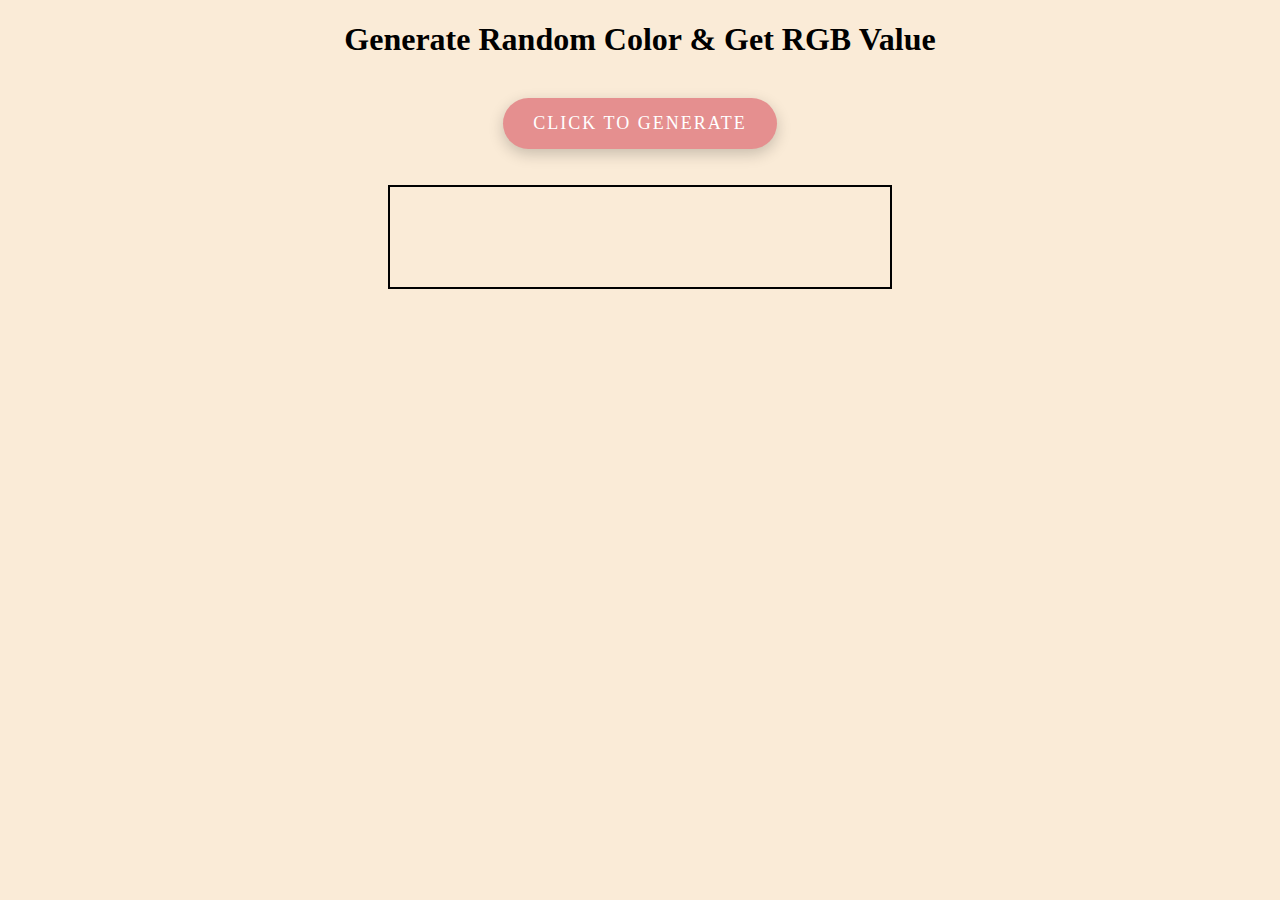
<file: random-color-generator/index.html>
<!DOCTYPE html>
<html lang="en">
<head>
    <meta charset="UTF-8">
    <meta name="viewport" content="width=device-width, initial-scale=1.0">
    <title>Random Color Generator</title>
    <link rel="stylesheet" href="style.css">
    <link rel="icon" href="./logo.jpg">

</head>
<body>
    <h1>Generate Random Color & Get RGB Value</h1>
    <br>
    <button class="btn">Click to Generate</button>
    <br>
    <br>
    <br>
    <div class="colorBox">
        
    </div>

    <h2></h2>

    <script src="app.js"></script>
</body>
</html>
</file>
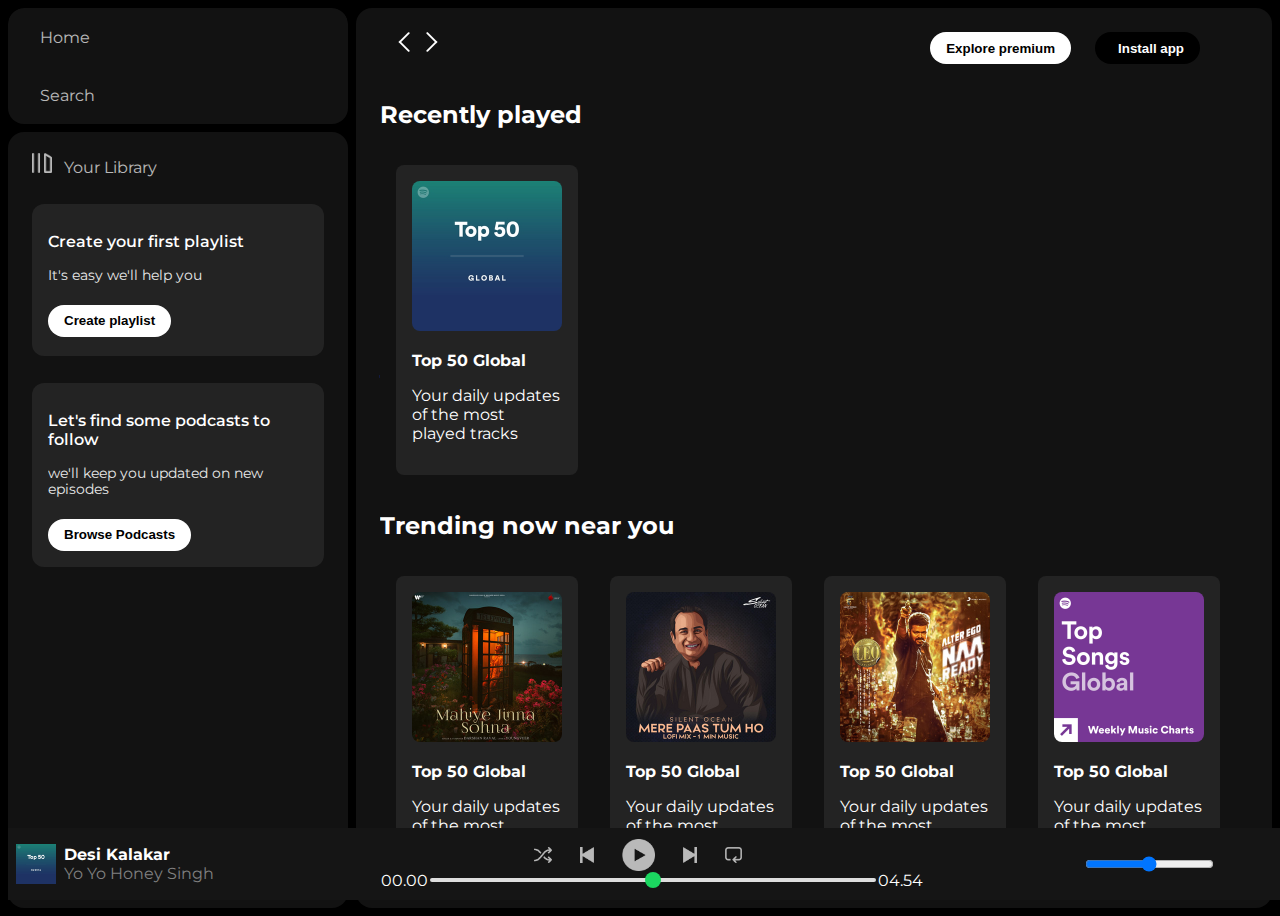
<file: spotify-clone/index.html>
<!DOCTYPE html>
<html lang="en">
<head>
    <meta charset="UTF-8">
    <meta http-equiv="X-UA-Compatible" content="IE=edge">
    <meta name="viewport" content="width=device-width, initial-scale=1.0">
    <link rel="stylesheet" href="https://cdnjs.cloudflare.com/ajax/libs/font-awesome/6.6.0/css/all.min.css" integrity="sha512-Kc323vGBEqzTmouAECnVceyQqyqdsSiqLQISBL29aUW4U/M7pSPA/gEUZQqv1cwx4OnYxTxve5UMg5GT6L4JJg==" crossorigin="anonymous" referrerpolicy="no-referrer" />
    <link rel="icon" href="./images/logo.png"/>
    <title>Spotify-Web player musicForEveryone</title>
    <link rel="stylesheet" href="style.css">
    <link rel="preconnect" href="https://fonts.googleapis.com">
    <link rel="preconnect" href="https://fonts.gstatic.com" crossorigin>
    <link href="https://fonts.googleapis.com/css2?family=Montserrat:wght@300;400;500;600;700&display=swap" rel="stylesheet">
    
    
</head>
<body>
    <div class="main">
        <div class="sidebar">
            <div class="nav">
                <div class="nav-option">
                    <i class="fa-solid fa-house"></i>
                    <a href="#">Home</a>
                </div>
                <div class="nav-option">
                    <i class="fa-solid fa-magnifying-glass"></i>
                    <a href="#">Search</a>
                </div>
            </div>
            <div class="library">
                <div class="options">
                    <div class="lib-option nav-option">
                        <img src="./images/library_icon.png">
                        <a href="#">Your Library</a>
                    </div>
                    <div class="icons">
                        <i class="fa-solid fa-plus"></i>
                        <i class="fa-solid fa-arrow-right"></i>
                    </div>
                </div>
                <div class="lib-box">
                    <div class="box">
                        <p class="box-p1">Create your first playlist</p>
                        <p class="box-p2">It's easy we'll help you</p>
                        <button class="badge">Create playlist</button>
                    </div>
                    <br>
                    <div class="box" style="height: 10rem">
                        <p class="box-p1">Let's find some podcasts to follow</p>
                        <p class="box-p2">we'll keep you updated on new episodes</p>
                        <button class="badge">Browse Podcasts</button>
                    </div>
                </div>
            </div>
        </div>
        <div class="main-content">
            <div class="sticky-nav">
                <div class="sticky-nav-icons">
                    <img src="./images/backward_icon.png">
                    <img src="./images/forward_icon.png" class="hide">
                </div>
                <div class="sticky-nav-options">
                    <button class="badge nav-item hide">Explore premium</button>
                    <button class="badge nav-item dark-badge"><i class="fa-regular fa-circle-down" style="margin-right: 7px;"></i>Install app</button>
                    <i class="fa-regular fa-user nav-item"></i>
                </div>
            </div>
                <h2>Recently played</h2>
                <div class="card-container">
                    <div class="card">
                        <img src="./images/card1img.jpeg" class="card-img">
                        <p class="card-title">Top 50 Global</p>
                        <p class="card-info">Your daily updates of the most played tracks</p>
                    </div>
                </div>

                <h2>Trending now near you</h2>
                <div class="card-container">
                    <div class="card">
                        <img src="./images/card2img.jpeg" class="card-img">
                        <p class="card-title">Top 50 Global</p>
                        <p class="card-info">Your daily updates of the most played tracks</p>
                    </div>

                    <div class="card">
                        <img src="./images/card3img.jpeg" class="card-img">
                        <p class="card-title">Top 50 Global</p>
                        <p class="card-info">Your daily updates of the most played tracks</p>
                    </div>

                    <div class="card">
                        <img src="./images/card4img.jpeg" class="card-img">
                        <p class="card-title">Top 50 Global</p>
                        <p class="card-info">Your daily updates of the most played tracks</p>
                    </div>

                    <div class="card">
                        <img src="./images/card5img.jpeg" class="card-img">
                        <p class="card-title">Top 50 Global</p>
                        <p class="card-info">Your daily updates of the most played tracks</p>
                    </div>

                    <div class="card">
                        <img src="./images/card6img.jpeg" class="card-img">
                        <p class="card-title">Top 50 Global</p>
                        <p class="card-info">Your daily updates of the most played tracks</p>
                    </div>
                </div>
                <h2>Featured charts</h2>
                <div class="card-container">
                    <div class="card">
                        <img src="./images/card2img.jpeg" class="card-img">
                        <p class="card-title">Top 50 Global</p>
                        <p class="card-info">Your daily updates of the most played tracks</p>
                    </div>

                    <div class="card">
                        <img src="./images/card3img.jpeg" class="card-img">
                        <p class="card-title">Top 50 Global</p>
                        <p class="card-info">Your daily updates of the most played tracks</p>
                    </div>

                    <div class="card">
                        <img src="./images/card4img.jpeg" class="card-img">
                        <p class="card-title">Top 50 Global</p>
                        <p class="card-info">Your daily updates of the most played tracks</p>
                    </div>
                </div>
                <div class="footer">
                    <div class="line"></div>
                </div>
        </div>
        <div class="music-player">
            <div class="album">
                <img src="./images/card1img.jpeg" alt="Album Icon" class="album-img">
                <div class="song-info">
                    <p class="song-title">Desi Kalakar</p>
                    <p class="artist-name">Yo Yo Honey Singh</p>
                </div>
                <div class="album-icons">
                    <i class="fa-regular fa-heart"></i>
                    <i class="fa-regular fa-window-maximize" style="margin-left: 15px;"></i>
                </div>
            </div>            
            <div class="player">
                <div class="player-controls">
                    <img src="./images/player_icon1.png" class="player-control-icon">
                    <img src="./images/player_icon2.png" class="player-control-icon">
                    <img src="./images/player_icon3.png" class="player-control-icon" style="height: 2rem;">
                    <img src="./images/player_icon4.png" class="player-control-icon">
                    <img src="./images/player_icon5.png" class="player-control-icon">
                </div>
                <div class="playback-bar">
                    <span class="curr-time">00.00</span>
                    <input type="range" min="0" max="100" class="progress-bar">
                    <span class="total-time">04.54</span>
                </div>
            </div>
            <div class="control">
                <div class="volume">
                    <i class="fa-solid fa-microphone"></i>
                    <i class="fa-solid fa-volume-high volume-icon" style="margin-left: 40px;"></i>
                    <input type="range" min="0" max="100">
                </div>
            </div>
        </div>
    </div>
</body>
</html>
</file>
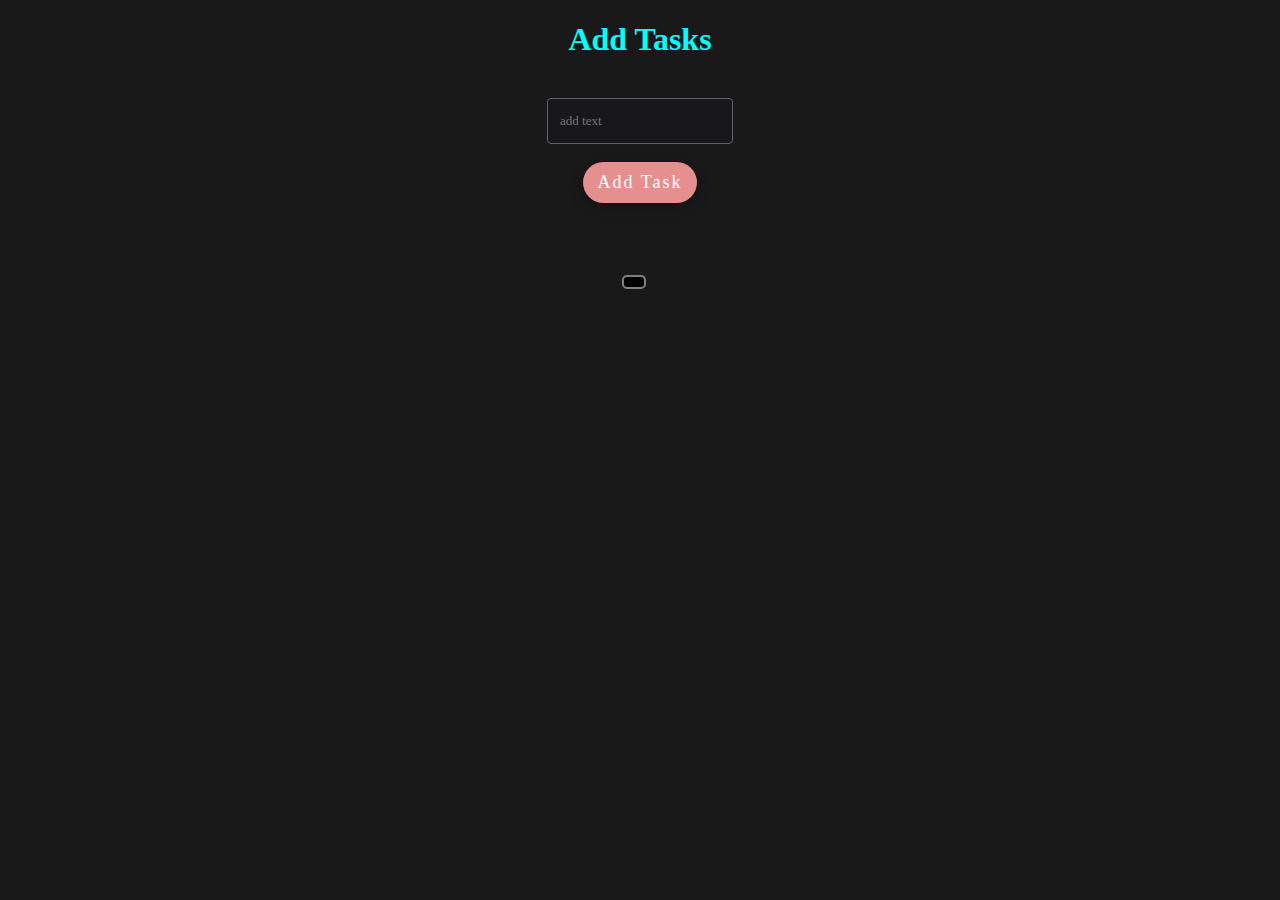
<file: todo-app/index.html>
<!DOCTYPE html>
<html lang="en">
<head>

    <meta charset="UTF-8">
    <meta name="viewport" content="width=device-width, initial-scale=1.0">
    <title>Todo App</title>
    <link rel="stylesheet" href="style.css">
    <link rel="icon" href="./todoIcon.png">

</head>

<body>

    <h1 class="h1">Add Tasks</h1>
    <br>
    
    <input type="search" class="inpBox" placeholder="add text"><br> <button class="addButton">Add Task</button>
    <br>
    <br>
    <br>
    <ul class="unList">
        <li><button class="delete"></button></li>
        
    </ul>

    <script src="app.js"></script>
</body>
</html>
</file>
<file: random-color-generator/style.css>
*{
    font-family: 'Times New Roman', Times, serif;
    background-color: antiquewhite;
    
    text-align: center;
}


.btn {
    padding: 15px 30px;
    font-size: 18px;
    color: white;
    background-color: #e58f8f;
    border: none;
    border-radius: 50px;
    cursor: pointer;
    box-shadow: 0 5px 15px rgba(0, 0, 0, 0.2);
    transition: all 0.3s ease;
    text-transform: uppercase;
    letter-spacing: 2px;
}

.btn:hover {
    background-color: #4a934c;
    box-shadow: 0 10px 20px rgba(0, 0, 0, 0.3);
    transform: translateY(-3px);
}

.btn:active {
    transform: translateY(0);
    box-shadow: 0 5px 15px rgba(0, 0, 0, 0.2);
}

div{
    border: 2px solid black;
    height: 100px;
    width: 500px;
    margin: auto;
}

h2{
    color: black;
    
}
</file>
<file: spotify-clone/style.css>
body{
    font-family: 'Montserrat' , sans-serif;
    margin: 0;
    background-color: black;
    color: white;
    overflow: hidden;   
}


.main{
    display: flex;
    height: 100vh;
    padding: 0.5rem;
}

.sidebar{
    background-color: black;
    width: 340px;
    border-radius: 1rem;
    margin-right: 0.5rem;
    overflow: auto;
}

.main-content{
    background-color: #121212;
    flex: 1;
    border-radius: 1rem;
    overflow: auto;
    padding: 0 1.5rem 0 1.5rem;
}

.music-player{
    background-color: rgb(21, 21, 21);
    position: fixed;
    bottom: 0;
    width: 100%;
    height: 72px;
    
}

a{
    text-decoration: none;
    color: white;
}

.nav{
    background-color: #121212;
    border-radius: 1rem;
    display: flex;
    flex-direction: column;
    justify-content: center;
    height: 100px;
    padding: 0.5rem 0.75rem;

}

.nav-option i{
    cursor: pointer;
    font-size: 1.25rem;
    
}

.nav-option{
    line-height: 2.5rem;
    opacity: 0.7;
    padding: 0.5rem 0.75rem;
}
.nav-option:hover{
    opacity: 2;
}

.nav-option a{
    font-size: 1rem;
    margin-left: 0.5rem;
}

.library{
    background-color: #121212;
    border-radius: 1rem;
    height: 100%;
    margin-top: 0.5rem;
    padding: 0.5rem 0.75rem;
}

.options{
    display: flex;
    justify-content: space-between;
    align-items: center;
}

.lib-option img{
    height: 1.25rem;
    width: 1.25rem;
    cursor: pointer;
}

.icons{
    font-size: 1.25rem;
    display: flex;
}
.icons i{
    opacity: 0.7;
    margin: 1rem;
}
.icons i:hover{
    opacity: 1;
    cursor: pointer;
}

.box{
    background-color: #232323;
    height: 8rem;
    border-radius: 0.75rem;
    margin: 0.5rem 0.75rem 0;
    padding: 0.75rem 1rem;
    
}
.box-p1{
    font-size: 1rem;
    font-weight: 550;
}
.box-p2{
    font-size: 0.85rem;
    opacity: 0.9;
}

.badge{
    background-color: white;
    border-radius: 100px;
    border: none;
    padding: 0.5rem 1rem;
    font-weight: 700;
    margin-top: 0.5rem;
    height: 2rem;
    width: fit-content;
    cursor: pointer;
}
.dark-badge{
    background-color: black;
    color: white;
}

.sticky-nav{
    position: sticky;
    top: 0;
    background-color: #121212;
    display: flex;
    justify-content: space-between;
    align-items: center;
    padding: 1rem 0 1rem 0;
}
.sticky-nav-icons{
    margin-left: 0.75rem;
    cursor: pointer;
}
.sticky-nav-options{
    display: flex;
    justify-content: center;
    align-items: center;
}
.nav-item{
    margin-right: 1.5rem;
    cursor: pointer;
}

@media(max-width: 1000px) {
    .hide{
        display: none;
    }
}

.card{
    background-color: #232323;
    width: 150px;
    border-radius: 0.5rem;
    padding: 1rem;
    height: 100%;
    margin: 1rem;
    cursor: pointer;
}
.card:hover{
    background-color: #3d3c3c;
}
.card-container{
    display: flex;
    flex-wrap: wrap;
}
.card-img{
    border-radius: 0.5rem;
    width: 100%;
}
.card-title{
    font-weight: 700;
}
.carf-info{
    font-size: 0.85rem;
    opacity: 0.8;
}


.footer{
    height: 300px;
    display: flex;
    align-items: center;
    justify-content: center;
}
.line{
    width: 90%;
    height: 50%;
    border-top: 1px solid white;
    opacity: 0.4;
}

.music-player{
    display: flex;
    justify-content: space-between;
    align-items: center;
}

.album{
    width: 25%;
    
}

.player{
    width: 50%;
    
}

.control{
    width: 25%;
    
}

.player-controls{
    display: flex;
    justify-content: center;
    align-items: center;
}
.player-control-icon{
    height: 1rem;
    margin-right: 1.75rem;
    opacity: 0.7;
    cursor: pointer;
}
.player-control-icon:hover{
    opacity: 1;
}

.playback-bar{
    display: flex;
    justify-content: center;
    align-items: center;
}
.progress-bar{
    width: 70%;
    appearance: none;
    background-color: transparent;
    cursor: pointer;
}

.progress-bar::-webkit-slider-runnable-track {
    background-color: #ddd;
    border-radius: 100px;
    height: 0.2rem;
}

.progress-bar::-webkit-slider-thumb
{
    appearance: none;
    background-color: #1bd760;
    height: 1rem;
    width: 1rem;
    border-radius: 50%;
    margin-top: -6px;
}

.album{
    display: flex;
    margin-left: 0.5rem;
    align-items: center;
    
}
.album-img{
    height: 2.5rem;
    width: 2.5rem; 
}
.song-info{
    display: flex;
    flex-direction: column;
    margin-left: 0.5rem;
}
.song-title {
    font-weight: bold;
    margin: 0;
}
.artist-name {
    margin: 0;
    color: gray;
}
.album-icons{
    display: flex;
    margin-left: 2rem;
    cursor: pointer;
}

.control{
    display: flex;
    justify-content: center;
    align-items:center;
    
}
.volume{
    display: flex;
    align-items: center;
}
</file>
<file: todo-app/style.css>
*{
    font-family: 'Times New Roman', Times, serif;  
    background-color: rgb(26, 25, 25);
}

body {
    height: 100%;
    margin: 0;
    display: grid;
    place-items: center;
}

h1{
    color: aqua;
    
}

.inpBox{
    padding: 6px 12px;
    background: rgb(24, 24, 26);
    border: 1px solid rgb(96, 97, 99);
    border-radius: 4px;
    font-size: 13px;
    color: rgb(135, 244, 244);
    height: 46px;
    appearance: none;
    transition: border 0.15s ease 0s;
    :focus{
        outline: none;
        box-shadow: none;
        border-color: rgb(64, 127, 242);
    }
}


.addButton {
    padding: 10px 15px;
    font-size: 18px;
    color: white;
    background-color: #e58f8f;
    border: none;
    border-radius: 50px;
    cursor: pointer;
    box-shadow: 0 5px 15px rgba(0, 0, 0, 0.2);
    transition: all 0.3s ease;
    letter-spacing: 2px;
}

.addButton:hover {
    background-color: #4a934c;
    box-shadow: 0 10px 20px rgba(0, 0, 0, 0.3);
    transform: translateY(-3px);
}

.addButton:active {
    transform: translateY(0);
    box-shadow: 0 5px 15px rgba(0, 0, 0, 0.2);
}


.unList{
    color: aquamarine;
    font-size: large;
    margin-right: 2rem;

}

li{
    line-height: 1cm;
}


ul.unList li {
    display: flex;
    justify-content: space-between;
    align-items: center;
    gap: 15px; 
}

.unList {
    list-style-type: disc; 
    padding-left: 20px; 
}

.delete {
    margin-left: auto; 
    display: inline-block;
    padding: 5px 10px;
    background-color: black;
    color: burlywood;
    border: 2px solid grey;
    cursor: pointer;
    border-radius: 5px;
}
</file>
